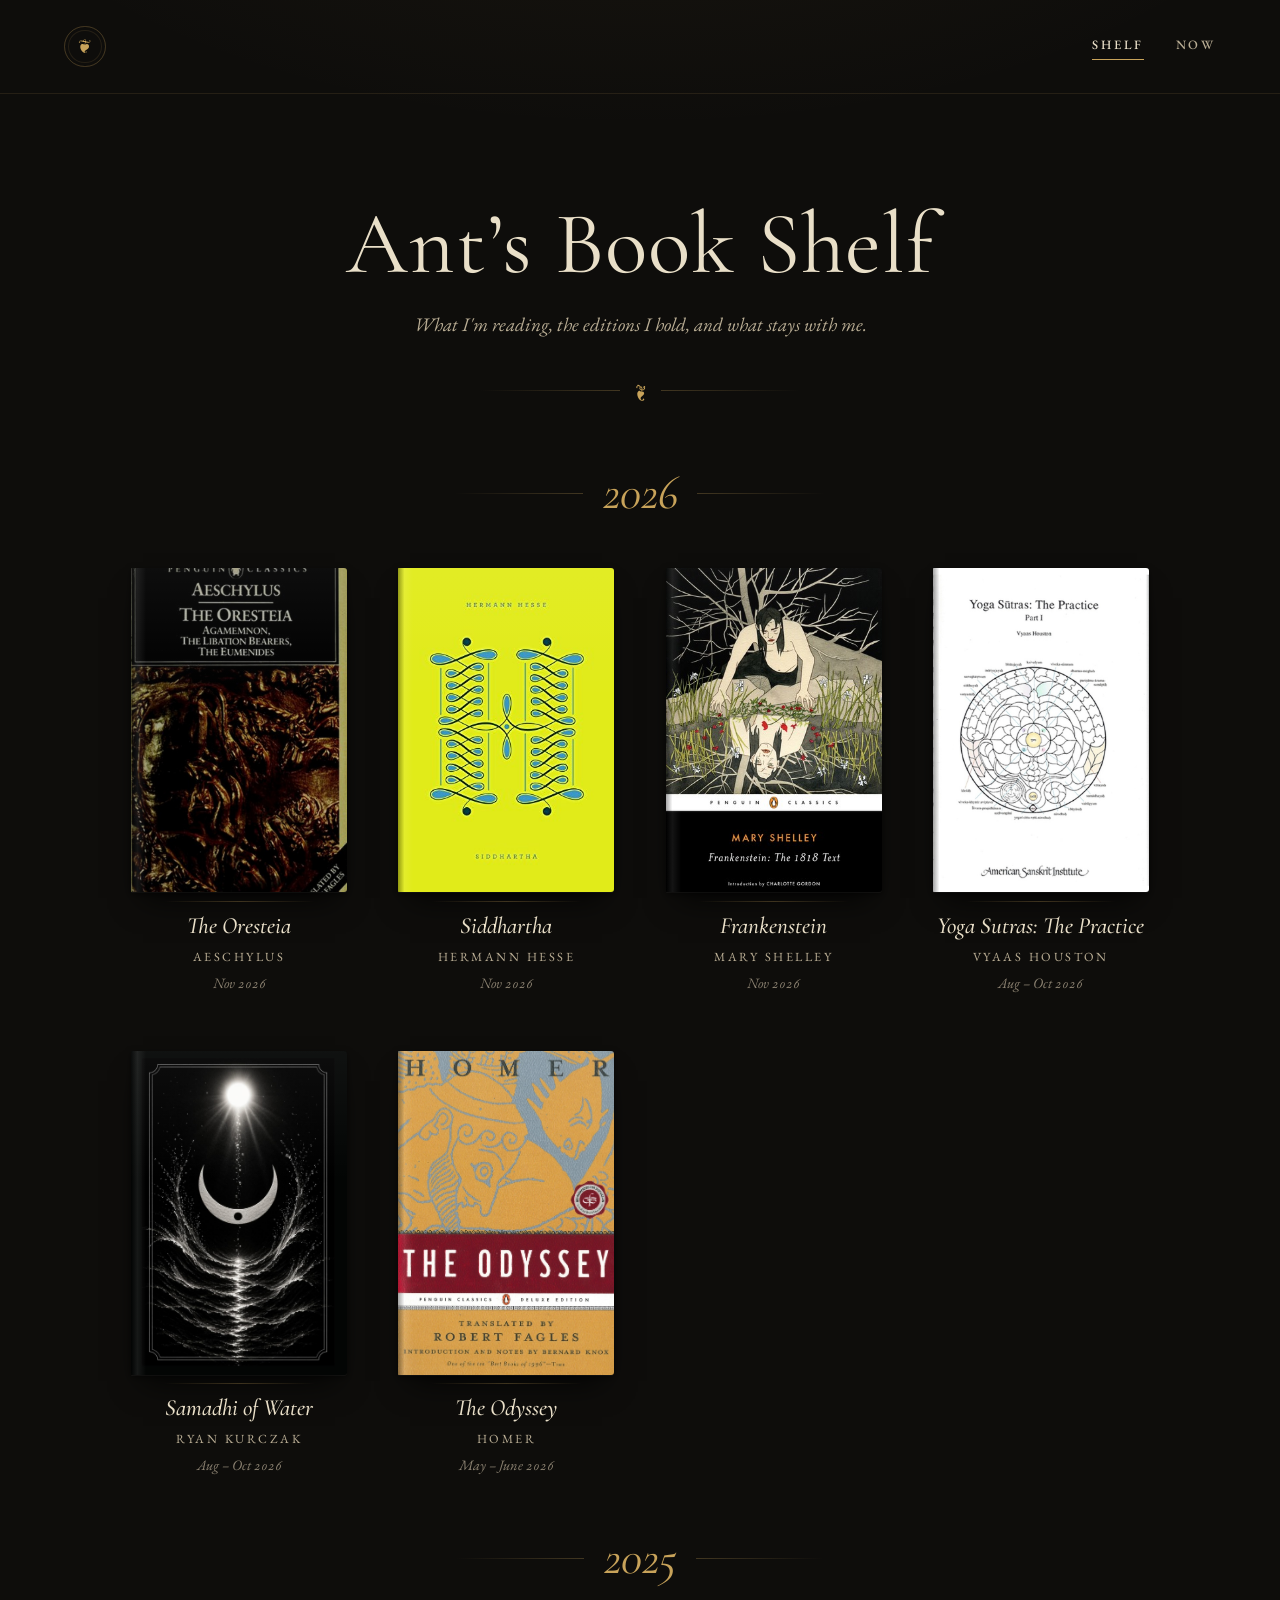
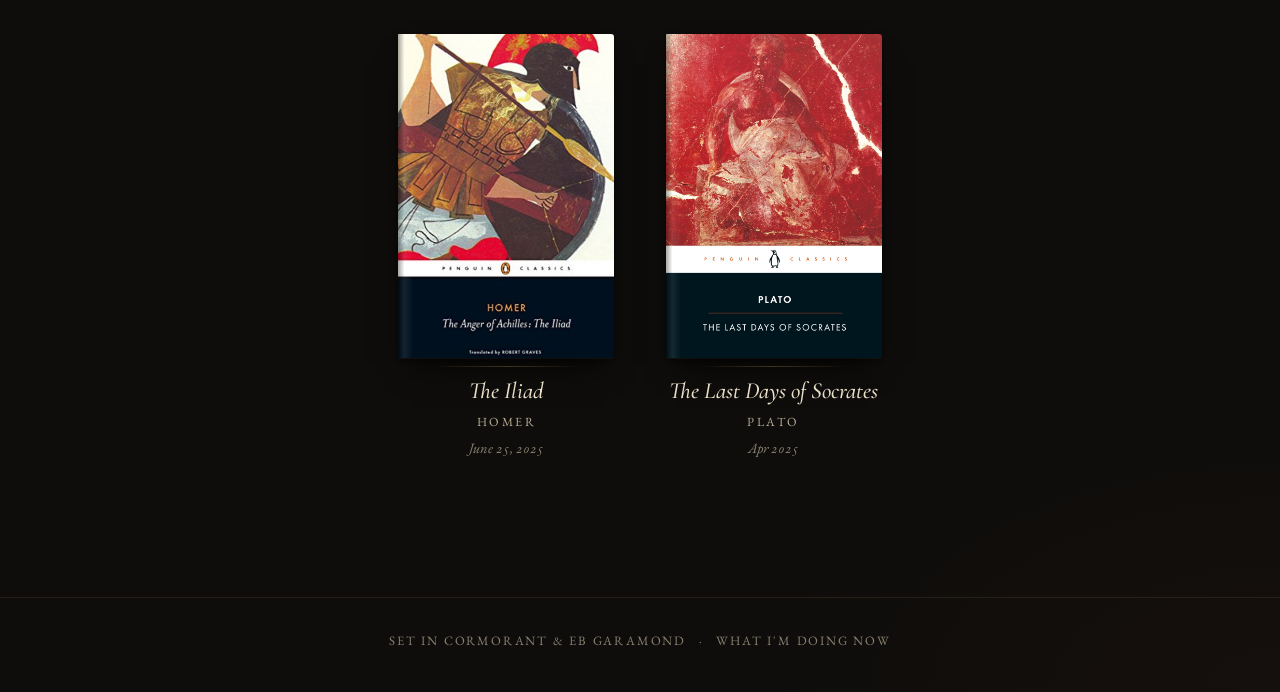
<file: index.html>
<!doctype html>
<html lang="en">
<head>
<meta charset="utf-8">
<meta name="viewport" content="width=device-width, initial-scale=1">
<title>Ant’s Book Shelf</title>
<meta name="description" content="A personal shelf of books, with notes.">
<link rel="preconnect" href="https://fonts.googleapis.com"><link rel="preconnect" href="https://fonts.gstatic.com" crossorigin>
<link href="https://fonts.googleapis.com/css2?family=Cormorant+Garamond:ital,wght@0,400;0,500;0,600;1,400;1,500&family=EB+Garamond:ital,wght@0,400;0,500;1,400&display=swap" rel="stylesheet">
<link rel="icon" href="favicon.svg" type="image/svg+xml">
<link rel="stylesheet" href="css/style.css">
</head>
<body data-page="shelf">
<header class="masthead">
  <a class="mark" href="index.html" aria-label="Ant’s Book Shelf">&#10086;</a>
  <nav><a href="index.html" aria-current="page">Shelf</a><a href="now.html">Now</a></nav>
</header>
<main class="wrap">
  <section class="intro">
    <h1>Ant’s Book Shelf</h1>
    <p class="lede">What I'm reading, the editions I hold, and what stays with me.</p>
    <div class="flourish" aria-hidden="true"><span></span>&#10086;<span></span></div>
  </section>
  <div id="shelf" class="shelf-wrap"></div>
</main>
<footer class="colophon"><span>Set in Cormorant &amp; EB Garamond</span><span>·</span><a href="now.html">What I'm doing now</a></footer>
<script src="js/app.js"></script>
</body>
</html>
</file>
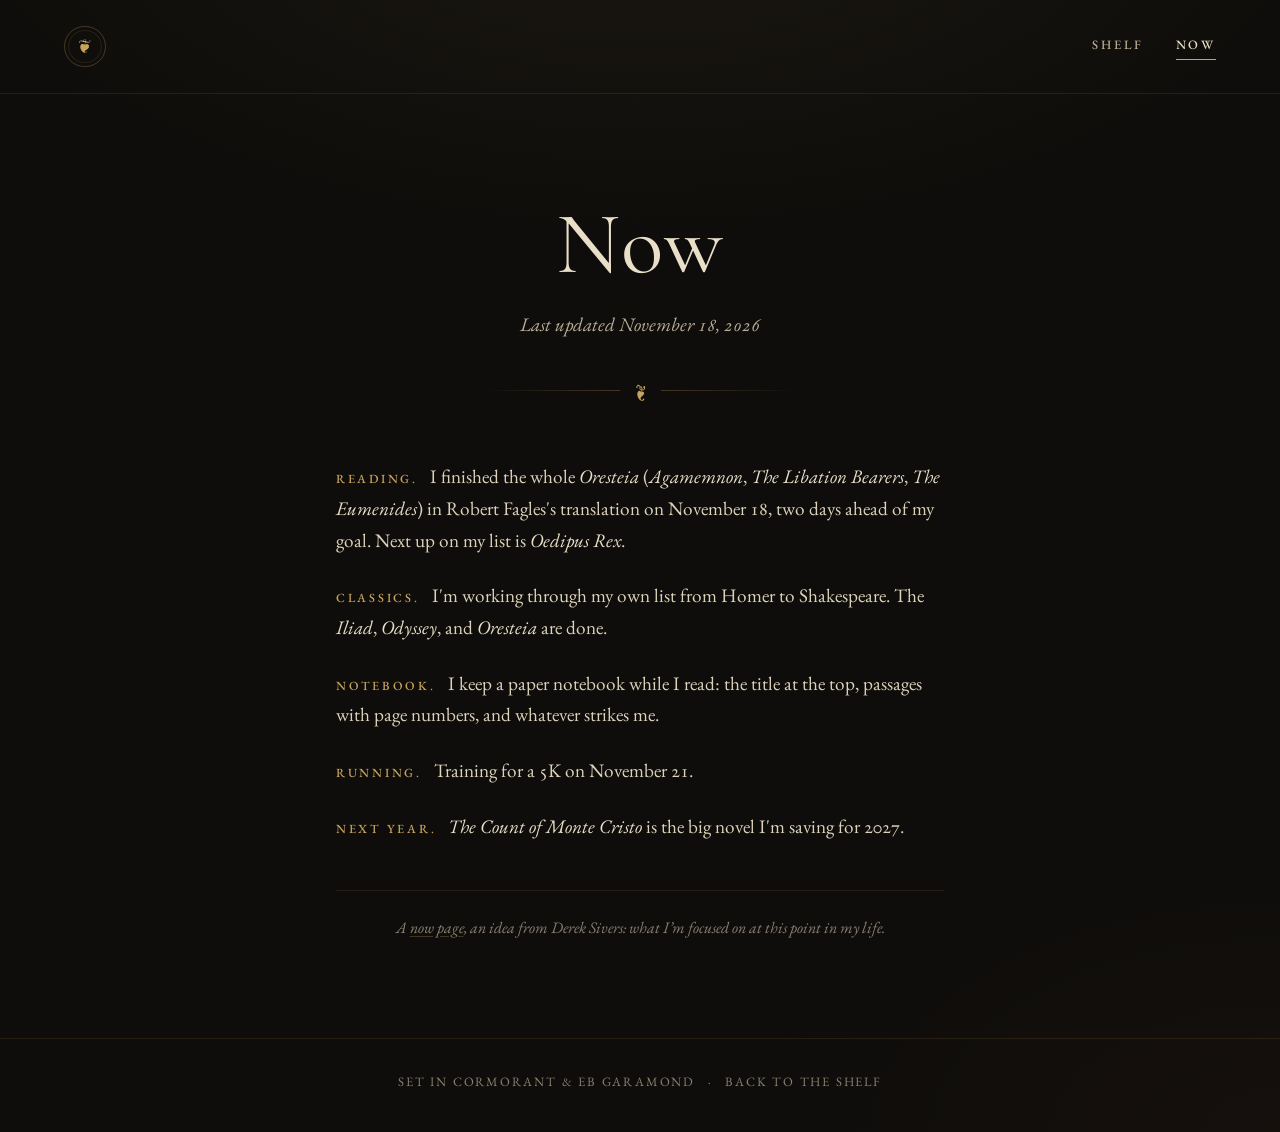
<file: now.html>
<!doctype html>
<html lang="en">
<head>
<meta charset="utf-8">
<meta name="viewport" content="width=device-width, initial-scale=1">
<title>Now · Ant’s Book Shelf</title>
<meta name="description" content="A personal shelf of books, with notes.">
<link rel="preconnect" href="https://fonts.googleapis.com"><link rel="preconnect" href="https://fonts.gstatic.com" crossorigin>
<link href="https://fonts.googleapis.com/css2?family=Cormorant+Garamond:ital,wght@0,400;0,500;0,600;1,400;1,500&family=EB+Garamond:ital,wght@0,400;0,500;1,400&display=swap" rel="stylesheet">
<link rel="icon" href="favicon.svg" type="image/svg+xml">
<link rel="stylesheet" href="css/style.css">
</head>
<body data-page="now">
<header class="masthead">
  <a class="mark" href="index.html" aria-label="Ant’s Book Shelf">&#10086;</a>
  <nav><a href="index.html">Shelf</a><a href="now.html" aria-current="page">Now</a></nav>
</header>
<main class="wrap narrow">
  <section class="intro">
    <h1>Now</h1>
    <p class="lede" id="updated"></p>
    <div class="flourish" aria-hidden="true"><span></span>&#10086;<span></span></div>
  </section>
  <article id="now" class="prose"></article>
  <p class="aside">A <a href="https://nownownow.com/about">now page</a>, an idea from Derek Sivers: what I&rsquo;m focused on at this point in my life.</p>
</main>
<footer class="colophon"><span>Set in Cormorant &amp; EB Garamond</span><span>·</span><a href="index.html">Back to the shelf</a></footer>
<script src="js/app.js"></script>
</body>
</html>
</file>
<file: css/style.css>
/* Ant’s Book Shelf: ink, parchment and gilt. */
:root {
  --ink: #0e0d0b;
  --ink-2: #16140f;
  --ink-3: #1e1b15;
  --parchment: #e9dfc8;
  --parchment-dim: #b9ad94;
  --muted: #8a8070;
  --gilt: #c8a35a;
  --gilt-soft: rgba(200, 163, 90, .28);
  --gilt-faint: rgba(200, 163, 90, .12);
  --oxblood: #8e3b2e;
  --display: "Cormorant Garamond", "Cormorant", Garamond, "Times New Roman", serif;
  --text: "EB Garamond", Garamond, Georgia, serif;
  --measure: 38rem;
}
* { box-sizing: border-box; }
html { background: var(--ink); -webkit-text-size-adjust: 100%; }
body {
  margin: 0;
  min-height: 100vh;
  color: var(--parchment);
  font: 400 1.125rem/1.65 var(--text);
  background:
    radial-gradient(1200px 600px at 50% -10%, rgba(200,163,90,.07), transparent 60%),
    radial-gradient(900px 500px at 100% 100%, rgba(142,59,46,.06), transparent 60%),
    var(--ink);
  display: flex; flex-direction: column;
  -webkit-font-smoothing: antialiased;
  font-feature-settings: "liga", "kern", "onum";
}
::selection { background: var(--gilt); color: var(--ink); }
a { color: inherit; text-decoration-color: var(--gilt-soft); text-underline-offset: .18em; transition: color .2s, text-decoration-color .2s; }
a:hover { color: var(--gilt); text-decoration-color: var(--gilt); }
img { display: block; max-width: 100%; }

/* Masthead */
.masthead {
  display: flex; align-items: center; justify-content: space-between;
  padding: 1.6rem clamp(1.25rem, 5vw, 4rem);
  border-bottom: 1px solid var(--gilt-faint);
}
.mark {
  font: 500 1.15rem/1 var(--display); letter-spacing: 0; text-decoration: none;
  color: var(--gilt); width: 2.6rem; height: 2.6rem; display: grid; place-items: center;
  border: 1px solid var(--gilt-soft); border-radius: 50%;
  box-shadow: inset 0 0 0 3px var(--ink), inset 0 0 0 4px var(--gilt-faint);
}
nav { display: flex; gap: 2rem; }
nav a {
  font: 500 .8rem/1 var(--text); letter-spacing: .22em; text-transform: uppercase;
  text-decoration: none; color: var(--parchment-dim); padding: .4rem 0; border-bottom: 1px solid transparent;
}
nav a[aria-current="page"] { color: var(--parchment); border-bottom-color: var(--gilt); }

.wrap { width: 100%; max-width: 72rem; margin: 0 auto; padding: 0 clamp(1.25rem, 5vw, 4rem) 5rem; flex: 1; }
.wrap.narrow { max-width: 46rem; }

/* Intro */
.intro { text-align: center; padding: clamp(3rem, 9vw, 6.5rem) 0 clamp(2rem, 5vw, 3.5rem); }
.eyebrow { font: 500 .78rem/1 var(--text); letter-spacing: .28em; text-transform: uppercase; color: var(--gilt); margin: 0 0 1.1rem; }
h1, h2, h3 { font-family: var(--display); font-weight: 500; line-height: 1.05; margin: 0; }
.intro h1 { font-size: clamp(3rem, 8vw, 5.5rem); letter-spacing: .01em; font-weight: 400; }
.lede { font-style: italic; color: var(--parchment-dim); font-size: 1.2rem; margin: 1.2rem auto 0; max-width: 32rem; }
.flourish { display: flex; align-items: center; justify-content: center; gap: 1rem; color: var(--gilt); font-size: 1.1rem; margin: 2.2rem auto 0; max-width: 20rem; }
.flourish span { flex: 1; height: 1px; background: linear-gradient(90deg, transparent, var(--gilt-soft)); }
.flourish span:last-child { background: linear-gradient(270deg, transparent, var(--gilt-soft)); }

/* Shelf */
.shelf {
  display: grid; grid-template-columns: repeat(auto-fit, minmax(11rem, 13.5rem));
  justify-content: center; gap: 3.5rem clamp(2rem, 4vw, 3.5rem);
  padding-top: 1rem;
}
.volume { text-decoration: none; display: block; animation: rise .8s cubic-bezier(.2,.7,.2,1) both; animation-delay: calc(var(--i) * 90ms); }
.cover {
  display: block; position: relative; aspect-ratio: 2 / 3; overflow: hidden;
  border-radius: 1px 3px 3px 1px;
  box-shadow: 0 1px 0 rgba(255,255,255,.04), 0 18px 30px -12px rgba(0,0,0,.8), 0 2px 6px rgba(0,0,0,.5);
  transition: transform .45s cubic-bezier(.2,.7,.2,1), box-shadow .45s;
}
.cover img { width: 100%; height: 100%; object-fit: cover; }
.cover::after { /* spine crease and sheen */
  content: ""; position: absolute; inset: 0;
  background: linear-gradient(90deg, rgba(0,0,0,.35) 0, rgba(255,255,255,.08) 3%, transparent 7%), linear-gradient(180deg, rgba(255,255,255,.05), transparent 40%);
}
.volume:hover .cover { transform: translateY(-6px); box-shadow: 0 1px 0 rgba(255,255,255,.04), 0 28px 40px -14px rgba(0,0,0,.9), 0 0 0 1px var(--gilt-soft); }
.caption { display: block; text-align: center; padding-top: 1.3rem; position: relative; }
.caption::before { content: ""; position: absolute; top: .55rem; left: 15%; right: 15%; height: 1px; background: linear-gradient(90deg, transparent, var(--gilt-soft), transparent); }
.caption .t { display: block; font: italic 500 1.45rem/1.15 var(--display); color: var(--parchment); }
.caption .a { display: block; font-size: .78rem; letter-spacing: .2em; text-transform: uppercase; color: var(--parchment-dim); margin-top: .45rem; }
.caption .d { display: block; font-size: .9rem; font-style: italic; color: var(--muted); margin-top: .2rem; }
.volume:hover .t { color: var(--gilt); }
.volume.reading .cover { box-shadow: 0 1px 0 rgba(255,255,255,.04), 0 18px 30px -12px rgba(0,0,0,.8), 0 0 0 1px var(--gilt-soft); }
.volume.reading .d { color: var(--gilt); }
.card.reading { border-color: var(--gilt-soft); }
.card.reading .tag { color: var(--gilt); }

/* Year groups */
.shelf-wrap { padding-top: .5rem; }
.year-group { margin-bottom: 3.6rem; }
.year-head {
  font: italic 400 clamp(2rem, 5vw, 3rem)/1 var(--display);
  color: var(--gilt);
  text-align: center;
  margin: 0 auto 2.2rem;
  display: flex; align-items: center; justify-content: center; gap: 1.2rem;
  font-weight: 400;
}
.year-head::before, .year-head::after {
  content: ""; flex: 1; max-width: 8rem; height: 1px;
  background: linear-gradient(90deg, transparent, var(--gilt-soft));
}
.year-head::after { background: linear-gradient(270deg, transparent, var(--gilt-soft)); }


@keyframes rise { from { opacity: 0; transform: translateY(14px); } to { opacity: 1; transform: none; } }
@media (prefers-reduced-motion: reduce) { .volume { animation: none; } .cover { transition: none; } }

/* Book page */
.crumb { margin: 2.2rem 0 0; font-size: .8rem; letter-spacing: .2em; text-transform: uppercase; }
.crumb a { text-decoration: none; color: var(--parchment-dim); }
.book { display: grid; grid-template-columns: minmax(14rem, 20rem) minmax(0, var(--measure)); gap: clamp(2.5rem, 6vw, 5.5rem); justify-content: center; padding-top: 2.5rem; }
.plate { position: relative; }
.plate figure { margin: 0; position: sticky; top: 2rem; }
.plate img {
  width: 100%; border-radius: 1px 3px 3px 1px;
  box-shadow: 0 30px 50px -20px rgba(0,0,0,.95), 0 3px 8px rgba(0,0,0,.5);
  outline: 1px solid var(--gilt-faint); outline-offset: 10px;
}
.plate figcaption { text-align: center; font-style: italic; font-size: .9rem; color: var(--muted); margin-top: 1.6rem; }
.title h1 { font-size: clamp(2.8rem, 6vw, 4.4rem); font-weight: 400; }
.title .sub { font: italic 400 1.5rem/1.2 var(--display); color: var(--parchment-dim); margin: .35rem 0 0; }
.title .by { font-size: .85rem; letter-spacing: .24em; text-transform: uppercase; color: var(--gilt); margin: 1.1rem 0 0; }

.facts { display: grid; grid-template-columns: 6rem 1fr; margin: 2.2rem 0 0; border-top: 1px solid var(--gilt-faint); }
.facts dt, .facts dd { padding: .6rem 0; border-bottom: 1px solid var(--gilt-faint); margin: 0; }
.facts dt { font-size: .74rem; letter-spacing: .2em; text-transform: uppercase; color: var(--muted); padding-top: .85rem; }
.facts dd { font-size: 1.05rem; }
.facts dt:empty { border-bottom-color: var(--gilt-faint); }
.facts dd:nth-of-type(2) { font-family: var(--display); font-size: 1.35rem; color: var(--gilt); line-height: 1.3; }

.book .flourish { margin: 2.6rem 0 0; max-width: none; }

.block { margin-top: 3.2rem; }
.block > h2, .related > h2 {
  font-size: .8rem; font-family: var(--text); letter-spacing: .3em; text-transform: uppercase; color: var(--gilt);
  display: flex; align-items: center; gap: 1rem; margin-bottom: 1.6rem;
}
.block > h2::after, .related > h2::after { content: ""; flex: 1; height: 1px; background: var(--gilt-faint); }

/* His notes: a quiet reserved space. */
.notes-empty {
  font: italic 400 1.45rem/1.5 var(--display);
  color: var(--muted);
  margin: 0;
  padding: 2.8rem 1.5rem;
  text-align: center;
  border: 1px solid var(--gilt-faint);
  border-radius: 2px;
}
.note {
  margin: 0;
  padding: 0 0 0 1.5rem;
  border-left: 1px solid var(--gilt-soft);
}
.note + .note { margin-top: 2rem; }
.note time {
  display: block;
  font: normal 400 .74rem/1 var(--text);
  letter-spacing: .16em;
  text-transform: uppercase;
  color: var(--muted);
  margin-bottom: .55rem;
}
.note p {
  margin: 0;
  font: italic 400 1.45rem/1.5 var(--display);
  color: var(--parchment);
}
.prose ul { list-style: none; padding: 0; margin: 0; }
.author-note { margin: 0; color: #ddd2ba; }
.author-note::first-letter { font: 500 3.4rem/.8 var(--display); float: left; color: var(--gilt); padding: .35rem .5rem 0 0; }
.minor { font: 500 .74rem/1 var(--text); letter-spacing: .2em; text-transform: uppercase; color: var(--muted); margin: 1.8rem 0 .6rem; }
.links { margin: 0; padding-left: 1.1rem; }
.small { font-size: .92rem; color: var(--muted); font-style: italic; margin: 1rem 0 0; }

/* Pace chart */
.bars { display: flex; align-items: flex-end; gap: .45rem; height: 10rem; padding-top: 1.4rem; border-bottom: 1px solid var(--gilt-soft); }
.bar { flex: 1; height: 100%; display: flex; flex-direction: column; justify-content: flex-end; align-items: center; position: relative; min-width: 0; }
.bar .fill { width: 100%; max-width: 2.4rem; background: linear-gradient(180deg, rgba(200,163,90,.55), rgba(200,163,90,.18)); border-top: 1px solid var(--gilt); }
.bar.best .fill { background: linear-gradient(180deg, var(--gilt), rgba(200,163,90,.35)); }
.bar .n { font-size: .78rem; color: var(--parchment-dim); margin-bottom: .25rem; }
.bar .day { position: absolute; top: 100%; margin-top: .45rem; font-size: .68rem; letter-spacing: .04em; color: var(--muted); white-space: nowrap; }
.pace .small { margin-top: 2.4rem; }

/* Related reading */
.related { margin: 5rem auto 0; max-width: calc(20rem + var(--measure) + 5.5rem); }
.cards { display: grid; grid-template-columns: repeat(auto-fill, minmax(15.5rem, 1fr)); gap: 1rem; }
.card {
  display: flex; gap: 1rem; padding: .9rem; text-decoration: none;
  background: linear-gradient(180deg, var(--ink-2), var(--ink)); border: 1px solid var(--gilt-faint); border-radius: 3px;
  transition: border-color .25s, transform .25s, background .25s;
}
.card:hover { border-color: var(--gilt-soft); transform: translateY(-2px); color: inherit; }
.card.on-shelf { border-color: var(--gilt-soft); background: linear-gradient(180deg, #221d13, var(--ink-2)); }
.card .thumb { flex: 0 0 3.6rem; aspect-ratio: 2/3; background: var(--ink-3); overflow: hidden; border-radius: 1px; box-shadow: 0 6px 12px -6px #000; }
.card .thumb img { width: 100%; height: 100%; object-fit: cover; }
.card.off-shelf .thumb img { filter: saturate(.55) brightness(.85); }
.card .meta { display: flex; flex-direction: column; min-width: 0; }
.card .tag { font-size: .66rem; letter-spacing: .2em; text-transform: uppercase; color: var(--muted); }
.card.on-shelf .tag { color: var(--gilt); }
.card .t { font: italic 500 1.2rem/1.15 var(--display); margin-top: .3rem; color: var(--parchment); }
.card .a { font-size: .85rem; color: var(--parchment-dim); }
.card .why { font-size: .88rem; color: var(--muted); margin-top: .35rem; line-height: 1.4; }
.legend { display: flex; align-items: center; gap: .5rem 1.6rem; flex-wrap: wrap; font-style: normal; font-size: .8rem; margin-top: 1.2rem; }
.legend span { display: inline-flex; align-items: center; gap: .5rem; }
.key { display: inline-block; width: .8rem; height: .8rem; border: 1px solid var(--gilt-soft); border-radius: 2px; }
.key.on { background: #3a3020; border-color: var(--gilt); }

/* Now */
.prose p { margin: 0 0 1.5rem; font-size: 1.2rem; color: #ddd2ba; }
.prose strong { font: 500 .78rem/1 var(--text); letter-spacing: .22em; text-transform: uppercase; color: var(--gilt); margin-right: .5rem; }
.prose em { color: var(--parchment); }
.prose h2 { font-size: 1.8rem; margin: 2.5rem 0 1rem; font-style: italic; }
.prose li { margin: .5rem 0; padding-left: 1.4rem; position: relative; }
.prose li::before { content: "❧"; position: absolute; left: 0; color: var(--gilt); }
.aside { margin-top: 3rem; padding-top: 1.5rem; border-top: 1px solid var(--gilt-faint); font-style: italic; color: var(--muted); font-size: 1rem; text-align: center; }
.error { color: #e3a08f; font-style: italic; text-align: center; }

/* Colophon */
.colophon {
  display: flex; justify-content: center; gap: .8rem; flex-wrap: wrap;
  padding: 2rem 1rem 2.5rem; border-top: 1px solid var(--gilt-faint);
  font-size: .8rem; letter-spacing: .14em; text-transform: uppercase; color: var(--muted);
}
.colophon a { text-decoration: none; }

@media (max-width: 820px) {
  .book { grid-template-columns: 1fr; gap: 2.5rem; padding-top: 1.5rem; }
  .plate figure { position: static; max-width: 15rem; margin: 0 auto; }
  .title { text-align: center; }
  .facts { grid-template-columns: 5rem 1fr; }
}
@media (max-width: 520px) {
  body { font-size: 1.06rem; }
  nav { gap: 1.3rem; }
  .shelf { grid-template-columns: repeat(2, minmax(0, 1fr)); gap: 2.5rem 1.25rem; }
  .caption .t { font-size: 1.2rem; }
  .caption .a { font-size: .68rem; letter-spacing: .14em; }
  .bars { gap: .25rem; }
  .bar .day { font-size: .6rem; transform: rotate(-40deg); transform-origin: top center; margin-top: .8rem; }
  .pace .small { margin-top: 3rem; }
  .colophon { flex-direction: column; align-items: center; gap: .6rem; }
  .colophon span:nth-child(2) { display: none; }
}
</file>
